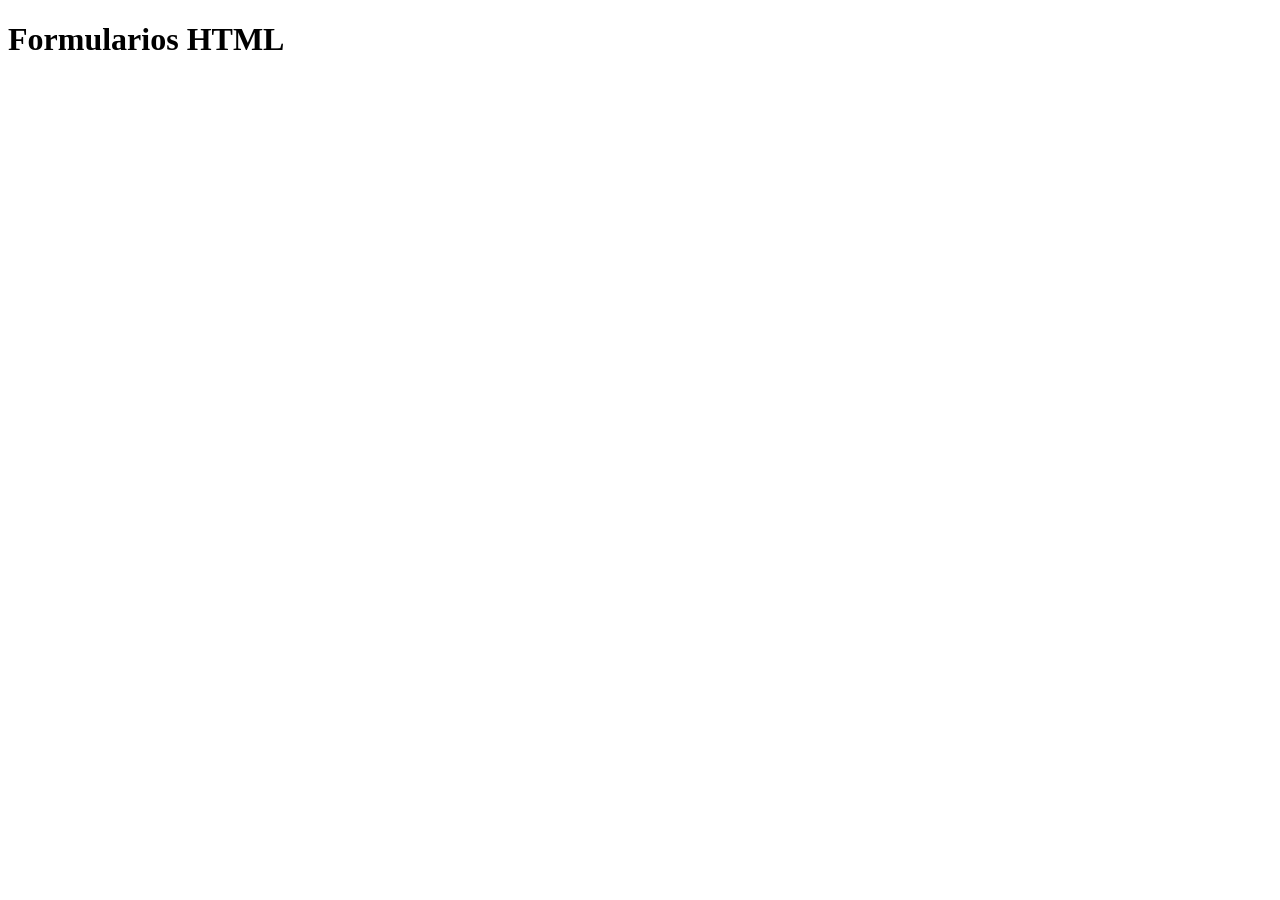
<file: index.html>
<!DOCTYPE html>
<html lang="pt-br">
<head>
    <meta charset="UTF-8">
    <meta http-equiv="X-UA-Compatible" content="IE=edge">
    <meta name="viewport" content="width=device-width, initial-scale=1.0">
    <title>Formulários HTML</title>
    <link rel="styleshet" href="style.css">
</head>
<body>
    <h1>Formularios HTML</h1>
</body>
</html>
</file>
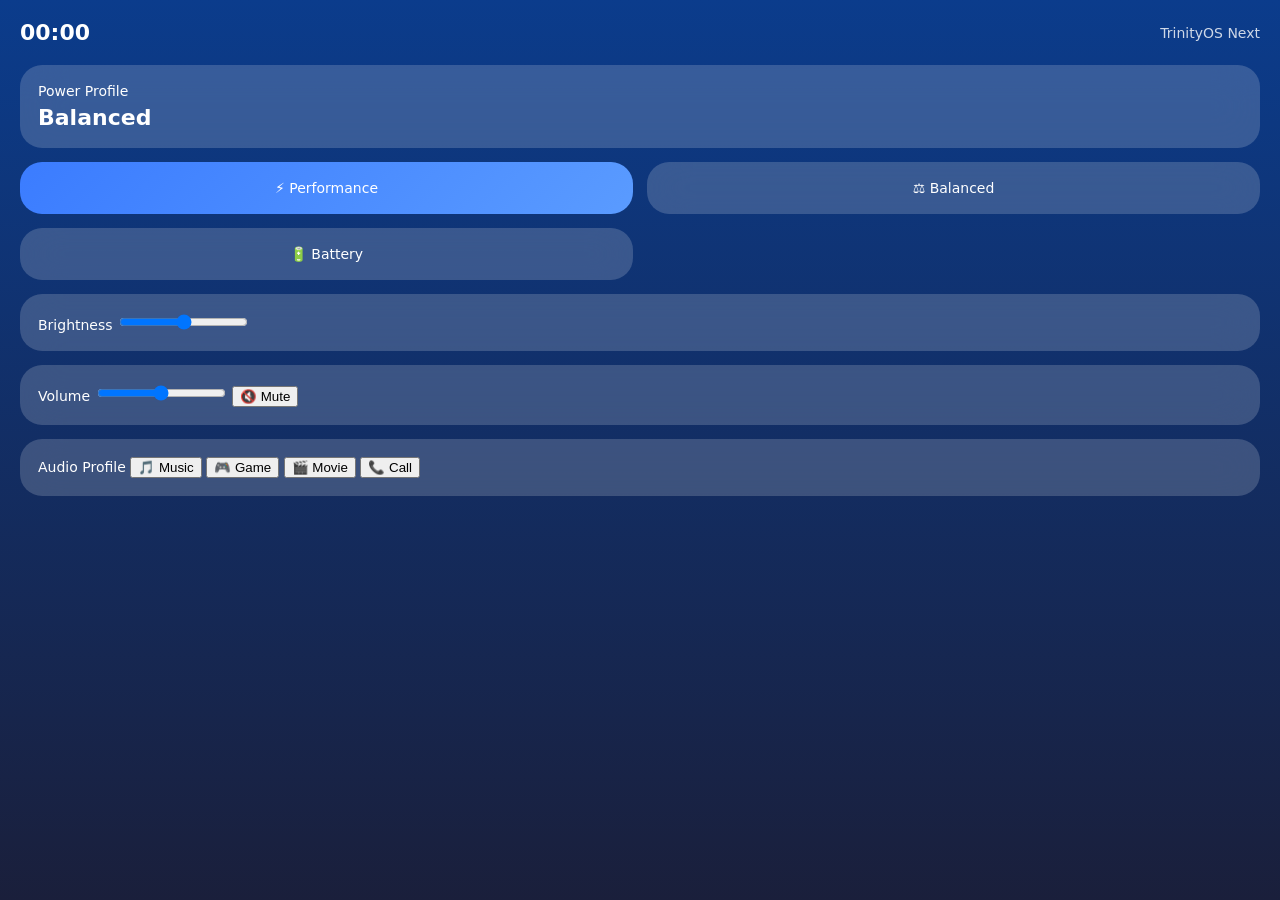
<file: ui/control_center/web/index.html>
<!DOCTYPE html>
<html lang="en">
<head>
  <meta charset="UTF-8">
  <title>TrinityOS Control Center</title>
  <link rel="stylesheet" href="style.css">
</head>
<body>

  <div class="cc">

    <div class="header">
      <div class="time">00:00</div>
      <div class="title">TrinityOS Next</div>
    </div>

    <div class="tiles">

      <div class="tile large">
        <span>Power Profile</span>
        <strong id="current">Balanced</strong>
      </div>

      <div class="tile active" onclick="setProfile('performance')">⚡ Performance</div>
      <div class="tile" onclick="setProfile('balanced')">⚖ Balanced</div>
      <div class="tile" onclick="setProfile('battery')">🔋 Battery</div>

      <div class="tile large">
        <span>Brightness</span>
        <input type="range" min="0" max="100" id="brightness"
               oninput="setBrightness(this.value)" />
      </div>

      <div class="tile large">
        <span>Volume</span>
        <input type="range" min="0" max="100" id="volume"
               oninput="setVolume(this.value)" />
        <button onclick="toggleMute()">🔇 Mute</button>
      </div>

      <div class="tile large">
        <span>Audio Profile</span>
        <button onclick="setAudioProfile('music')">🎵 Music</button>
        <button onclick="setAudioProfile('game')">🎮 Game</button>
        <button onclick="setAudioProfile('movie')">🎬 Movie</button>
        <button onclick="setAudioProfile('call')">📞 Call</button>
      </div>

    </div>

  </div>

  <script src="app.js"></script>
</body>
</html>
</file>
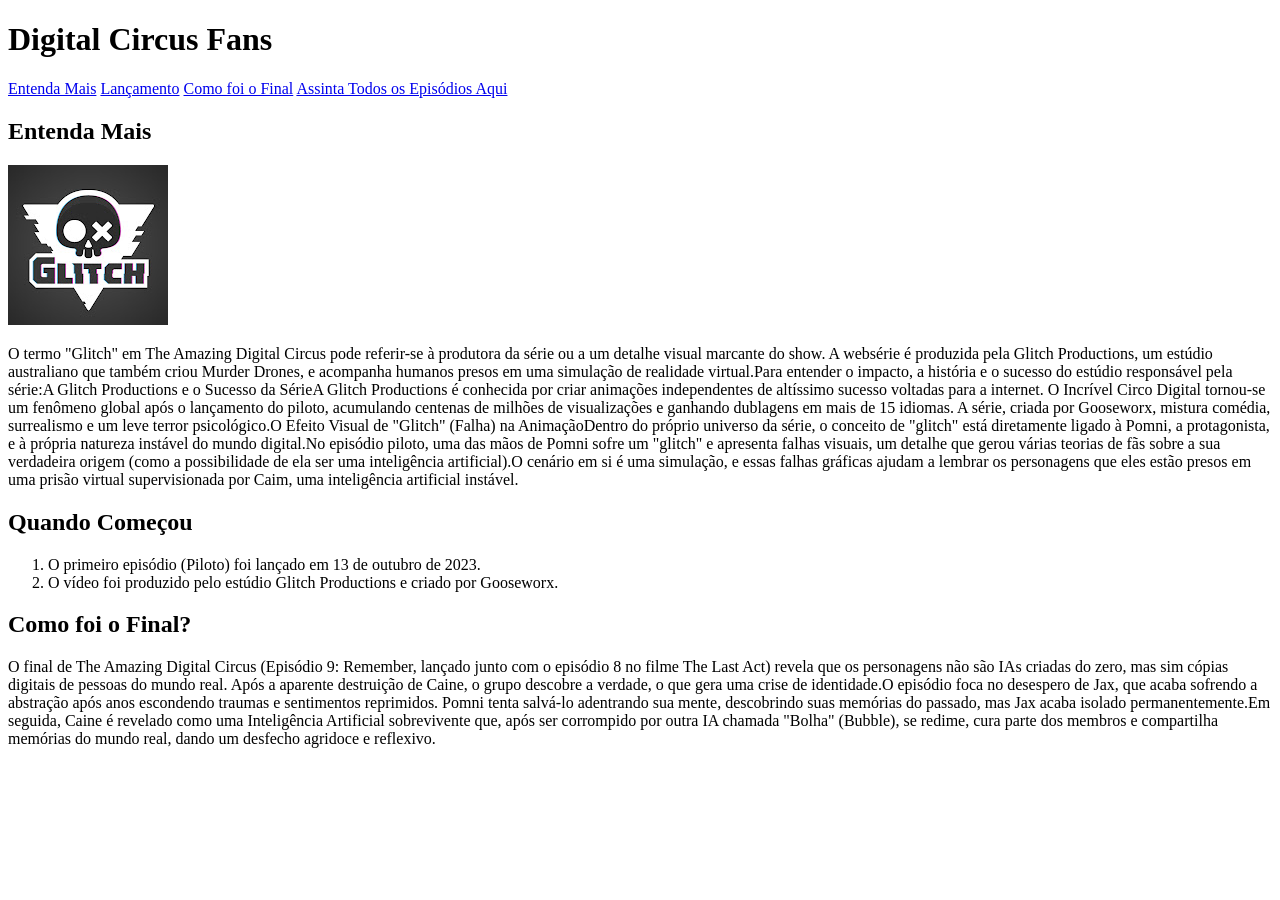
<file: digitalcircus.html>
<!DOCTYPE html>
<html lang="pt-br">
<head>
    <meta charset="UTF-8">
    <meta http-equiv="X-UA-Compatible" content="IE=edge">
    <meta name="viewport" content="width=device-width, initial-scale=1.0">
    <title>NoticiasBR</title>
    <link rel="styleshet" href="style.css">

<header>
  <h1 class="quadrado" id="topo">Digital Circus Fans</h1>
    <nav>
        <a href="#sobre mim"> Entenda Mais</a>
        <a href="#lancamento"> Lançamento</a>
        <a href="#final"> Como foi o Final</a>
        <a href="https://www.youtube.com/@GLITCH" target="_blank" rel="noopener noreferrer">Assinta Todos os Episódios Aqui</a>
    </nav>
</header>
   <main>
     <section id="#sobre mim">   
       <h2>Entenda Mais</h2>
         <img src="img/glitch.jpg" alt="Conheça o Canal">
         <p class="Entenda">O termo "Glitch" em The Amazing Digital Circus pode referir-se à produtora da série ou a um detalhe visual marcante do show. A websérie é produzida pela Glitch Productions, um estúdio australiano que também criou Murder Drones, e acompanha humanos presos em uma simulação de realidade virtual.Para entender o impacto, a história e o sucesso do estúdio responsável pela série:A Glitch Productions e o Sucesso da SérieA Glitch Productions é conhecida por criar animações independentes de altíssimo sucesso voltadas para a internet. O Incrível Circo Digital tornou-se um fenômeno global após o lançamento do piloto, acumulando centenas de milhões de visualizações e ganhando dublagens em mais de 15 idiomas. A série, criada por Gooseworx, mistura comédia, surrealismo e um leve terror psicológico.O Efeito Visual de "Glitch" (Falha) na AnimaçãoDentro do próprio universo da série, o conceito de "glitch" está diretamente ligado à Pomni, a protagonista, e à própria natureza instável do mundo digital.No episódio piloto, uma das mãos de Pomni sofre um "glitch" e apresenta falhas visuais, um detalhe que gerou várias teorias de fãs sobre a sua verdadeira origem (como a possibilidade de ela ser uma inteligência artificial).O cenário em si é uma simulação, e essas falhas gráficas ajudam a lembrar os personagens que eles estão presos em uma prisão virtual supervisionada por Caim, uma inteligência artificial instável.</p>
     </section>
     <section id="#lancamento">
         <h2>Quando Começou</h2>
         <ol start="1">
             <li>O primeiro episódio (Piloto) foi lançado em 13 de outubro de 2023.</li>
             <li>O vídeo foi produzido pelo estúdio Glitch Productions e criado por Gooseworx.</li>
         </ol>
     </section>
     <section id="#Final">   
        <h2>Como foi o Final?</h2>
          <p class="Entenda">O final de The Amazing Digital Circus (Episódio 9: Remember, lançado junto com o episódio 8 no filme The Last Act) revela que os personagens não são IAs criadas do zero, mas sim cópias digitais de pessoas do mundo real. Após a aparente destruição de Caine, o grupo descobre a verdade, o que gera uma crise de identidade.O episódio foca no desespero de Jax, que acaba sofrendo a abstração após anos escondendo traumas e sentimentos reprimidos. Pomni tenta salvá-lo adentrando sua mente, descobrindo suas memórias do passado, mas Jax acaba isolado permanentemente.Em seguida, Caine é revelado como uma Inteligência Artificial sobrevivente que, após ser corrompido por outra IA chamada "Bolha" (Bubble), se redime, cura parte dos membros e compartilha memórias do mundo real, dando um desfecho agridoce e reflexivo.</p>
      </section>
   </main>
</file>
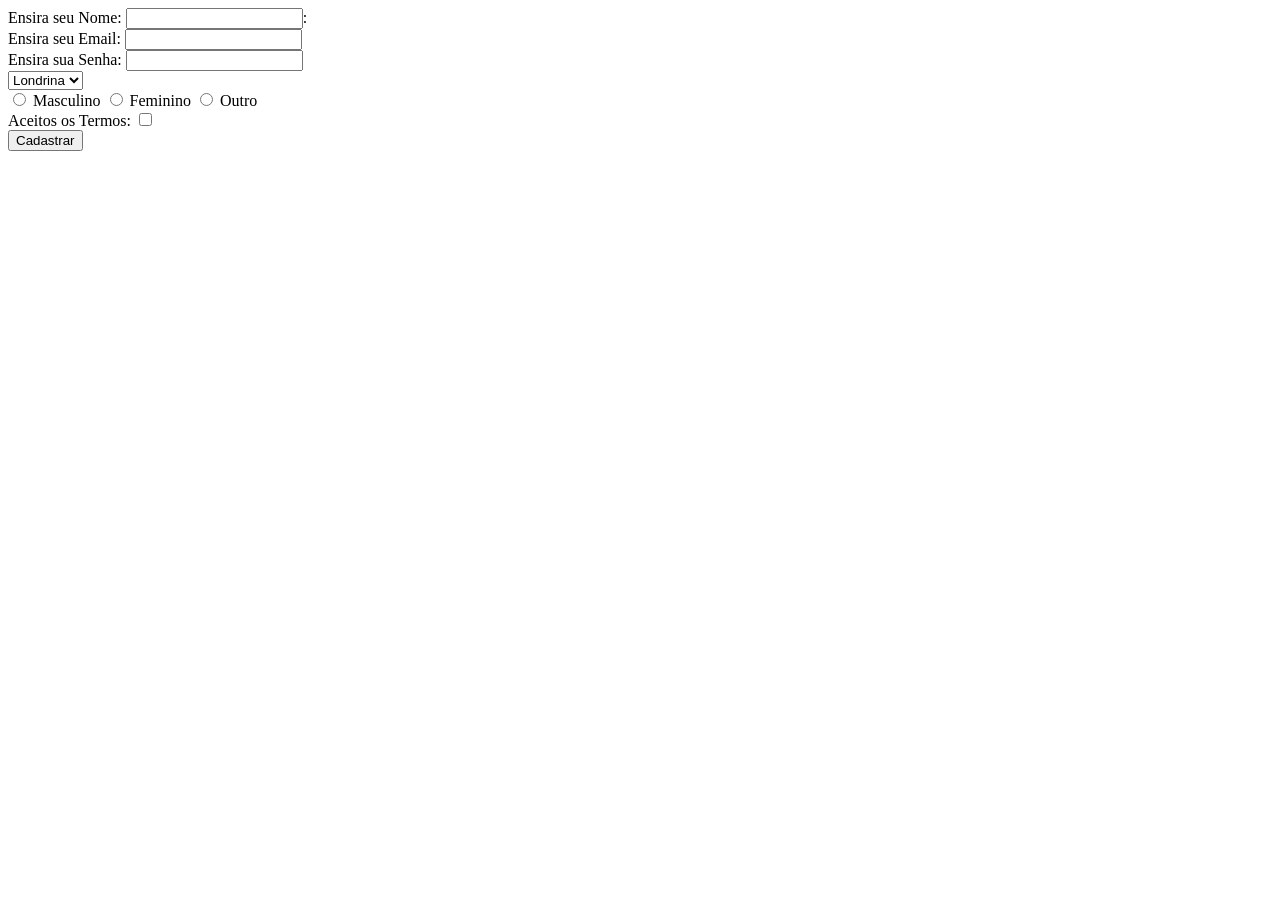
<file: mano.html>
<!DOCTYPE html>
<html lang="pt-br">
<head>
    <meta charset="UTF-8">
    <meta http-equiv="X-UA-Compatible" content="IE=edge">
    <meta name="viewport" content="width=>, initial-scale=1.0">
    <title>Formulario</title>
</head>
<body>
    <form action="" method="post">
       <label for="">Ensira seu Nome:</label>   
         <input type="name"  >:
         <br>
       <label for="">Ensira seu Email:</label>
         <input type="email" >
         <br>
       <label for="">Ensira sua Senha:</label>
       <input type="password">
       <br>
       <select name="City" id="">
           <option value="">Londrina</option>
           <option value="">Cambé</option>
           <option value="">Rolandia</option>
      </select>
           <br>
       <input type="radio" name="gender"> Masculino
       <input type="radio" name="gender"> Feminino
       <input type="radio" name="gender"> Outro
       <br>

       <label for="">Aceitos os Termos:</label>
       <input type="checkbox" > 
       <br>
       <Button>Cadastrar</Button>
    </form>
</body>
</html>
</file>
<file: style.css>
@charset "UTF-8";
</file>
<file: ui/control_center/web/style.css>
* {
  box-sizing: border-box;
}

body {
  margin: 0;
  background: linear-gradient(180deg, #0b3c8c, #1a1f3b);
  font-family: system-ui, -apple-system, BlinkMacSystemFont;
  color: white;
  height: 100vh;
}

.cc {
  padding: 20px;
}

.header {
  display: flex;
  justify-content: space-between;
  align-items: center;
  margin-bottom: 20px;
}

.time {
  font-size: 22px;
  font-weight: 600;
}

.title {
  font-size: 14px;
  opacity: 0.8;
}

.tiles {
  display: grid;
  grid-template-columns: repeat(2, 1fr);
  gap: 14px;
}

.tile {
  background: rgba(255, 255, 255, 0.18);
  border-radius: 22px;
  padding: 18px;
  text-align: center;
  backdrop-filter: blur(20px);
  cursor: pointer;
  transition: all 0.2s ease;
  font-size: 14px;
}

.tile.large {
  grid-column: span 2;
  text-align: left;
}

.tile.large strong {
  display: block;
  font-size: 22px;
  margin-top: 6px;
}

.tile.active {
  background: linear-gradient(135deg, #3b7cff, #5a9bff);
}

.tile:hover {
  transform: scale(1.03);
}
</file>
